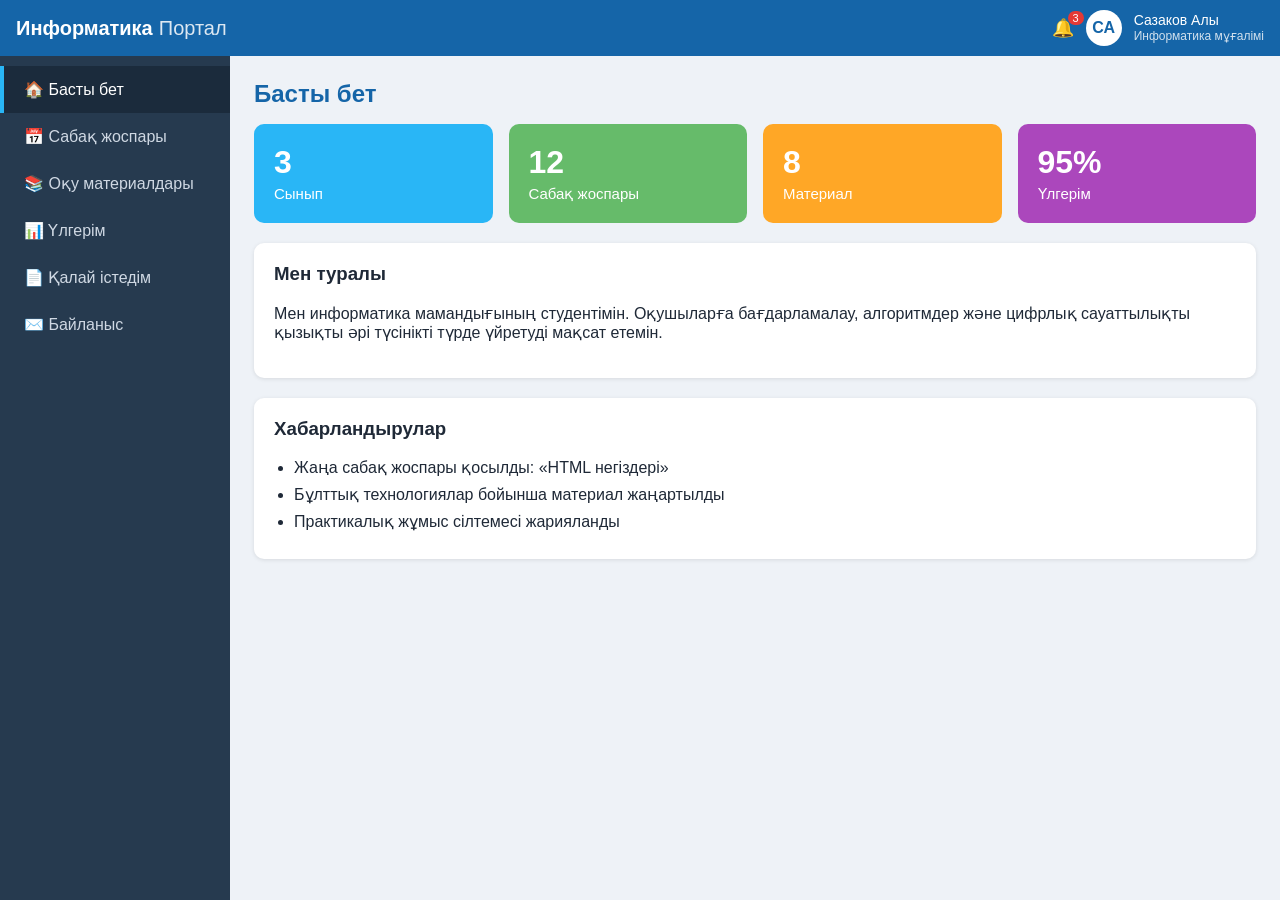
<file: index.html>
<!DOCTYPE html>
<html lang="kk">
<head>
<meta charset="UTF-8">
<meta name="viewport" content="width=device-width, initial-scale=1">
<title>Басты бет – Информатика порталы</title>
<link rel="stylesheet" href="style.css">
</head>
<body>
<header class="top">
  <button class="burger" onclick="document.body.classList.toggle('open')">☰</button>
  <div class="logo">Информатика<span>Портал</span></div>
  <div class="user">
    <span class="bell">🔔<i>3</i></span>
    <div class="avatar">СА</div>
    <div class="uname">Сазаков Алы<small>Информатика мұғалімі</small></div>
  </div>
</header>

<aside class="side">
  <a href="index.html" class="m active">🏠 Басты бет</a>
  <a href="plan.html" class="m">📅 Сабақ жоспары</a>
  <a href="materials.html" class="m">📚 Оқу материалдары</a>
  <a href="grades.html" class="m">📊 Үлгерім</a>
  <a href="report.html" class="m">📄 Қалай істедім</a>
  <a href="contacts.html" class="m">✉️ Байланыс</a>
</aside>

<main>
  <h2>Басты бет</h2>
    <div class="cards">
      <div class="card c1"><b>3</b>Сынып</div>
      <div class="card c2"><b>12</b>Сабақ жоспары</div>
      <div class="card c3"><b>8</b>Материал</div>
      <div class="card c4"><b>95%</b>Үлгерім</div>
    </div>
    <div class="box">
      <h3>Мен туралы</h3>
      <p>Мен информатика мамандығының студентімін. Оқушыларға бағдарламалау, алгоритмдер және цифрлық сауаттылықты қызықты әрі түсінікті түрде үйретуді мақсат етемін.</p>
    </div>
    <div class="box">
      <h3>Хабарландырулар</h3>
      <ul>
        <li>Жаңа сабақ жоспары қосылды: «HTML негіздері»</li>
        <li>Бұлттық технологиялар бойынша материал жаңартылды</li>
        <li>Практикалық жұмыс сілтемесі жарияланды</li>
      </ul>
    </div>
</main>
</body>
</html>
</file>
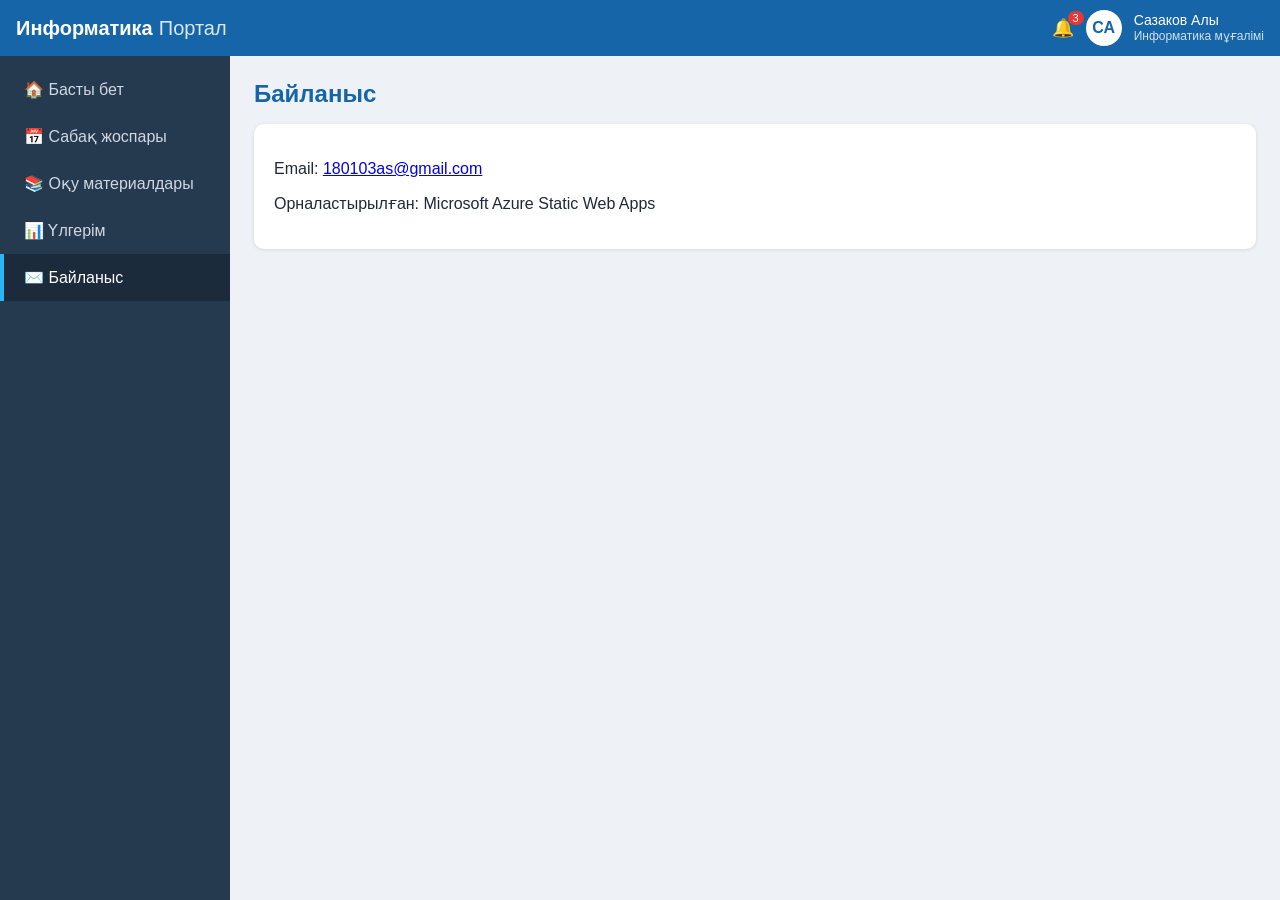
<file: contacts.html>
<!DOCTYPE html>
<html lang="kk">
<head>
<meta charset="UTF-8">
<meta name="viewport" content="width=device-width, initial-scale=1">
<title>Байланыс – Информатика порталы</title>
<link rel="stylesheet" href="style.css">
</head>
<body>
<header class="top">
  <button class="burger" onclick="document.body.classList.toggle('open')">☰</button>
  <div class="logo">Информатика<span>Портал</span></div>
  <div class="user">
    <span class="bell">🔔<i>3</i></span>
    <div class="avatar">СА</div>
    <div class="uname">Сазаков Алы<small>Информатика мұғалімі</small></div>
  </div>
</header>

<aside class="side">
  <a href="index.html" class="m">🏠 Басты бет</a>
  <a href="plan.html" class="m">📅 Сабақ жоспары</a>
  <a href="materials.html" class="m">📚 Оқу материалдары</a>
  <a href="grades.html" class="m">📊 Үлгерім</a>
  <a href="contacts.html" class="m active">✉️ Байланыс</a>
</aside>

<main>
  <h2>Байланыс</h2>
    <div class="box">
      <p>Email: <a href="mailto:180103as@gmail.com">180103as@gmail.com</a></p>
      <p>Орналастырылған: Microsoft Azure Static Web Apps</p>
    </div>
</main>
</body>
</html>
</file>
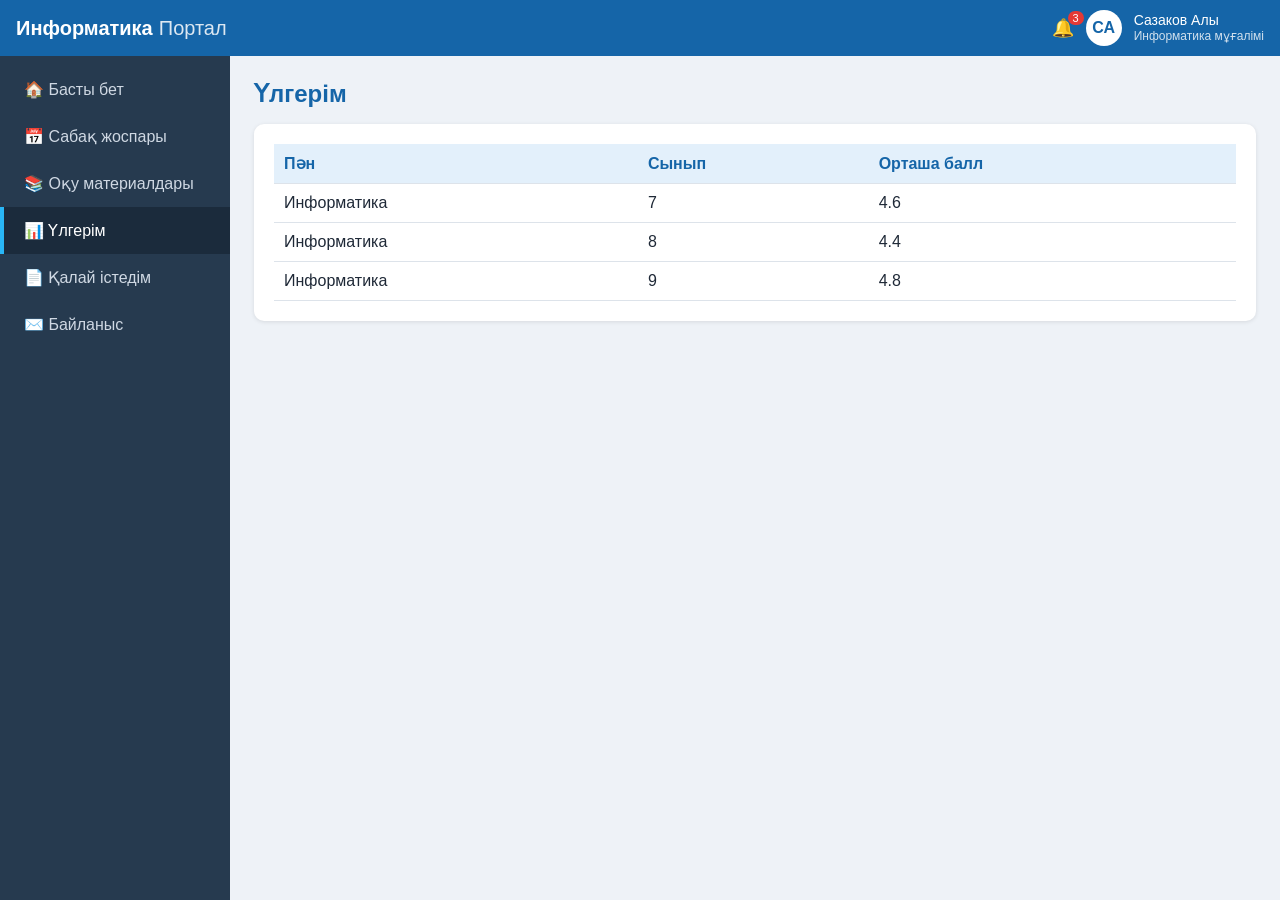
<file: grades.html>
<!DOCTYPE html>
<html lang="kk">
<head>
<meta charset="UTF-8">
<meta name="viewport" content="width=device-width, initial-scale=1">
<title>Үлгерім – Информатика порталы</title>
<link rel="stylesheet" href="style.css">
</head>
<body>
<header class="top">
  <button class="burger" onclick="document.body.classList.toggle('open')">☰</button>
  <div class="logo">Информатика<span>Портал</span></div>
  <div class="user">
    <span class="bell">🔔<i>3</i></span>
    <div class="avatar">СА</div>
    <div class="uname">Сазаков Алы<small>Информатика мұғалімі</small></div>
  </div>
</header>

<aside class="side">
  <a href="index.html" class="m">🏠 Басты бет</a>
  <a href="plan.html" class="m">📅 Сабақ жоспары</a>
  <a href="materials.html" class="m">📚 Оқу материалдары</a>
  <a href="grades.html" class="m active">📊 Үлгерім</a>
  <a href="report.html" class="m">📄 Қалай істедім</a>
  <a href="contacts.html" class="m">✉️ Байланыс</a>
</aside>

<main>
  <h2>Үлгерім</h2>
    <div class="box wide">
    <table>
      <tr><th>Пән</th><th>Сынып</th><th>Орташа балл</th></tr>
      <tr><td>Информатика</td><td>7</td><td>4.6</td></tr>
      <tr><td>Информатика</td><td>8</td><td>4.4</td></tr>
      <tr><td>Информатика</td><td>9</td><td>4.8</td></tr>
    </table>
    </div>
</main>
</body>
</html>
</file>
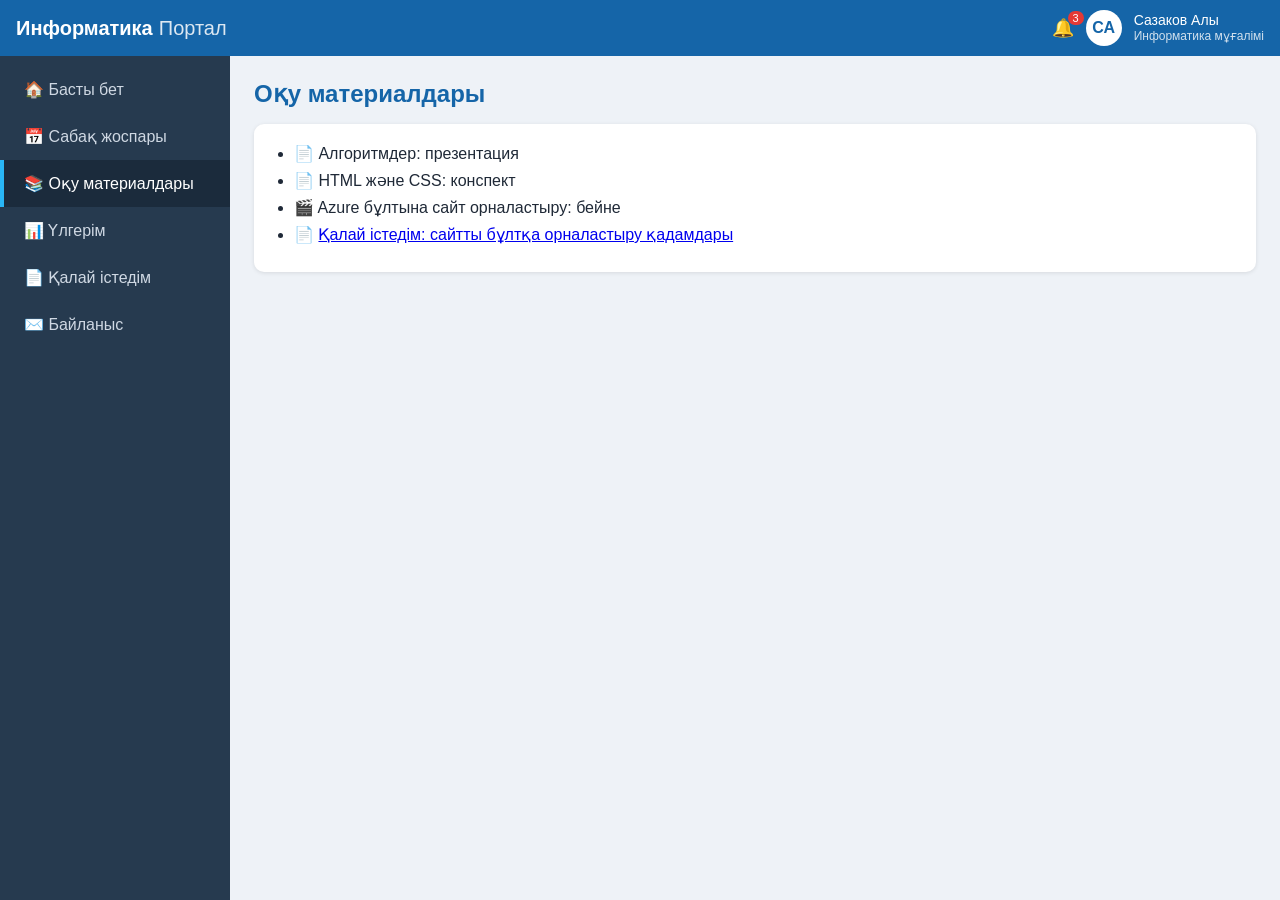
<file: materials.html>
<!DOCTYPE html>
<html lang="kk">
<head>
<meta charset="UTF-8">
<meta name="viewport" content="width=device-width, initial-scale=1">
<title>Оқу материалдары – Информатика порталы</title>
<link rel="stylesheet" href="style.css">
</head>
<body>
<header class="top">
  <button class="burger" onclick="document.body.classList.toggle('open')">☰</button>
  <div class="logo">Информатика<span>Портал</span></div>
  <div class="user">
    <span class="bell">🔔<i>3</i></span>
    <div class="avatar">СА</div>
    <div class="uname">Сазаков Алы<small>Информатика мұғалімі</small></div>
  </div>
</header>

<aside class="side">
  <a href="index.html" class="m">🏠 Басты бет</a>
  <a href="plan.html" class="m">📅 Сабақ жоспары</a>
  <a href="materials.html" class="m active">📚 Оқу материалдары</a>
  <a href="grades.html" class="m">📊 Үлгерім</a>
  <a href="report.html" class="m">📄 Қалай істедім</a>
  <a href="contacts.html" class="m">✉️ Байланыс</a>
</aside>

<main>
  <h2>Оқу материалдары</h2>
    <div class="box"><ul>
      <li>📄 Алгоритмдер: презентация</li>
      <li>📄 HTML және CSS: конспект</li>
      <li>🎬 Azure бұлтына сайт орналастыру: бейне</li>
      <li>📄 <a href="report.html">Қалай істедім: сайтты бұлтқа орналастыру қадамдары</a></li>
    </ul></div>
</main>
</body>
</html>
</file>
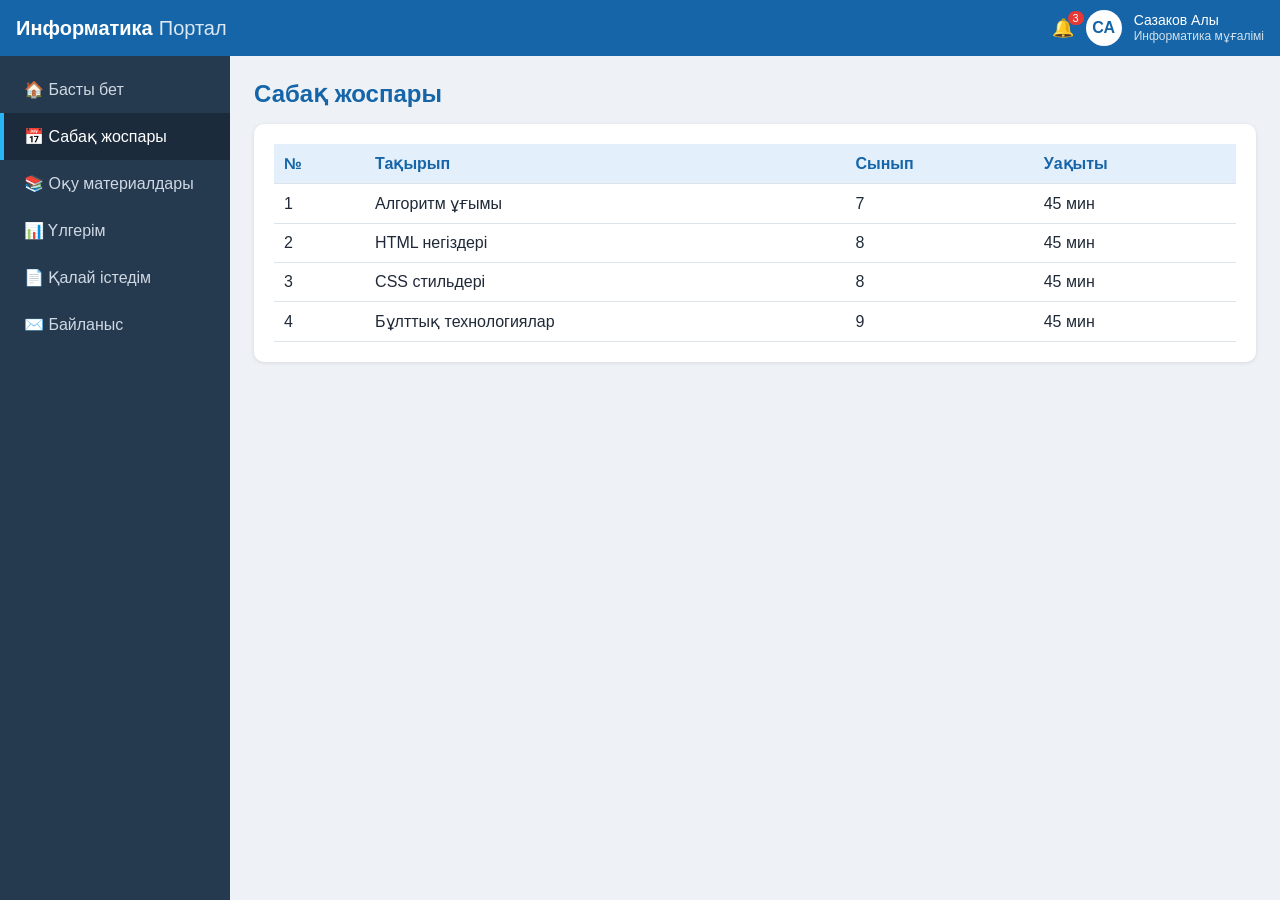
<file: plan.html>
<!DOCTYPE html>
<html lang="kk">
<head>
<meta charset="UTF-8">
<meta name="viewport" content="width=device-width, initial-scale=1">
<title>Сабақ жоспары – Информатика порталы</title>
<link rel="stylesheet" href="style.css">
</head>
<body>
<header class="top">
  <button class="burger" onclick="document.body.classList.toggle('open')">☰</button>
  <div class="logo">Информатика<span>Портал</span></div>
  <div class="user">
    <span class="bell">🔔<i>3</i></span>
    <div class="avatar">СА</div>
    <div class="uname">Сазаков Алы<small>Информатика мұғалімі</small></div>
  </div>
</header>

<aside class="side">
  <a href="index.html" class="m">🏠 Басты бет</a>
  <a href="plan.html" class="m active">📅 Сабақ жоспары</a>
  <a href="materials.html" class="m">📚 Оқу материалдары</a>
  <a href="grades.html" class="m">📊 Үлгерім</a>
  <a href="report.html" class="m">📄 Қалай істедім</a>
  <a href="contacts.html" class="m">✉️ Байланыс</a>
</aside>

<main>
  <h2>Сабақ жоспары</h2>
    <div class="box wide">
    <table>
      <tr><th>№</th><th>Тақырып</th><th>Сынып</th><th>Уақыты</th></tr>
      <tr><td>1</td><td>Алгоритм ұғымы</td><td>7</td><td>45 мин</td></tr>
      <tr><td>2</td><td>HTML негіздері</td><td>8</td><td>45 мин</td></tr>
      <tr><td>3</td><td>CSS стильдері</td><td>8</td><td>45 мин</td></tr>
      <tr><td>4</td><td>Бұлттық технологиялар</td><td>9</td><td>45 мин</td></tr>
    </table>
    </div>
</main>
</body>
</html>
</file>
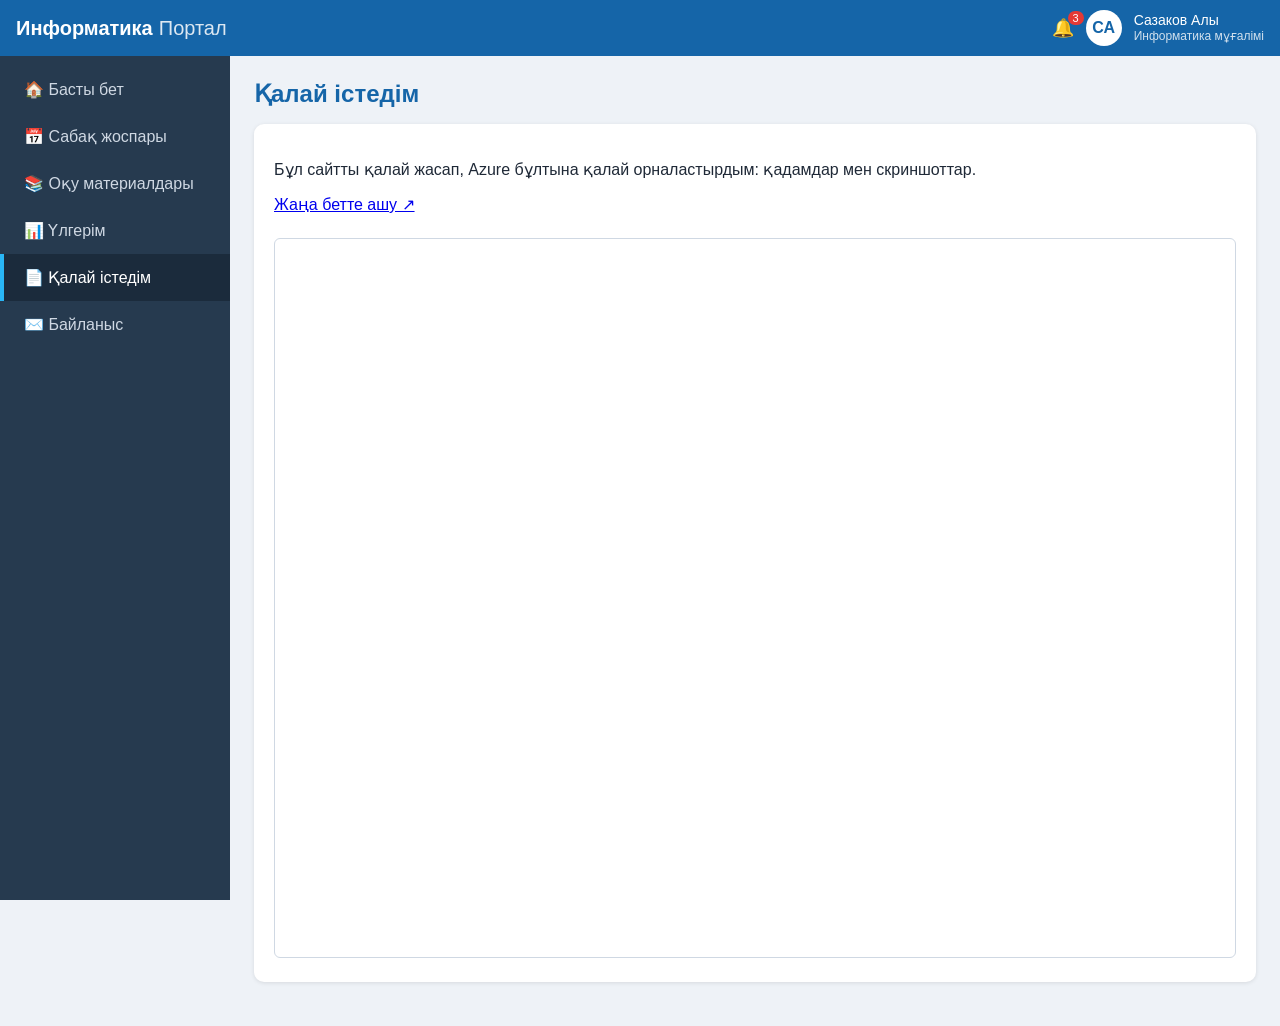
<file: report.html>
<!DOCTYPE html>
<html lang="kk">
<head>
<meta charset="UTF-8">
<meta name="viewport" content="width=device-width, initial-scale=1">
<title>Қалай істедім – Информатика порталы</title>
<link rel="stylesheet" href="style.css">
</head>
<body>
<header class="top">
  <button class="burger" onclick="document.body.classList.toggle('open')">☰</button>
  <div class="logo">Информатика<span>Портал</span></div>
  <div class="user">
    <span class="bell">🔔<i>3</i></span>
    <div class="avatar">СА</div>
    <div class="uname">Сазаков Алы<small>Информатика мұғалімі</small></div>
  </div>
</header>

<aside class="side">
  <a href="index.html" class="m">🏠 Басты бет</a>
  <a href="plan.html" class="m">📅 Сабақ жоспары</a>
  <a href="materials.html" class="m">📚 Оқу материалдары</a>
  <a href="grades.html" class="m">📊 Үлгерім</a>
  <a href="report.html" class="m active">📄 Қалай істедім</a>
  <a href="contacts.html" class="m">✉️ Байланыс</a>
</aside>

<main>
  <h2>Қалай істедім</h2>
  <div class="box">
    <p>Бұл сайтты қалай жасап, Azure бұлтына қалай орналастырдым: қадамдар мен скриншоттар.</p>
    <p><a href="report.pdf" target="_blank">Жаңа бетте ашу ↗</a></p>
    <iframe src="report.pdf" class="pdf" title="БӨЖ есебі"></iframe>
  </div>
</main>
</body>
</html>
</file>
<file: style.css>
*{box-sizing:border-box}
body{margin:0;font-family:Arial,sans-serif;background:#eef2f7;color:#1f2937}
.top{position:fixed;top:0;left:0;right:0;height:56px;background:#1565a8;color:#fff;display:flex;align-items:center;justify-content:space-between;padding:0 16px;z-index:10}
.logo{font-size:20px;font-weight:bold}
.logo span{font-weight:normal;opacity:.85;margin-left:6px}
.burger{display:none;background:none;border:0;color:#fff;font-size:24px;cursor:pointer}
.user{display:flex;align-items:center;gap:12px}
.bell{position:relative;font-size:18px}
.bell i{position:absolute;top:-6px;right:-10px;background:#e53935;color:#fff;font-style:normal;font-size:11px;border-radius:10px;padding:1px 5px}
.avatar{width:36px;height:36px;border-radius:50%;background:#fff;color:#1565a8;font-weight:bold;display:flex;align-items:center;justify-content:center}
.uname{font-size:14px;line-height:1.2}
.uname small{display:block;opacity:.8;font-size:12px}
.side{position:fixed;top:56px;left:0;bottom:0;width:230px;background:#263a4f;padding-top:10px}
.m{display:block;color:#cfd8e3;text-decoration:none;padding:14px 20px;border-left:4px solid transparent}
.m:hover{background:#2f465e;color:#fff}
.m.active{background:#1b2b3c;color:#fff;border-left-color:#29b6f6}
main{margin:56px 0 0 230px;padding:24px}
h2{margin:0 0 16px;color:#1565a8}
h3{margin-top:0}
.cards{display:grid;grid-template-columns:repeat(auto-fit,minmax(150px,1fr));gap:16px;margin-bottom:20px}
.card{color:#fff;border-radius:10px;padding:20px;font-size:15px}
.card b{display:block;font-size:32px;margin-bottom:4px}
.c1{background:#29b6f6}.c2{background:#66bb6a}.c3{background:#ffa726}.c4{background:#ab47bc}
.box{background:#fff;border-radius:10px;padding:20px;margin-bottom:20px;box-shadow:0 1px 4px rgba(0,0,0,.1)}
.box ul{padding-left:20px;margin:0}
.box li{margin-bottom:8px}
.wide{overflow-x:auto}
table{width:100%;border-collapse:collapse}
th,td{padding:10px;border-bottom:1px solid #dde3ea;text-align:left}
th{background:#e3f0fb;color:#1565a8}
tr:hover td{background:#f5f9fd}
@media(max-width:760px){
 .burger{display:block}
 .side{transform:translateX(-100%);transition:.2s;z-index:9}
 body.open .side{transform:none}
 main{margin-left:0;padding:16px;margin-top:56px}
 .uname{display:none}
}

.pdf{width:100%;height:80vh;border:1px solid #cfd8e3;border-radius:6px;margin-top:8px}
</file>
